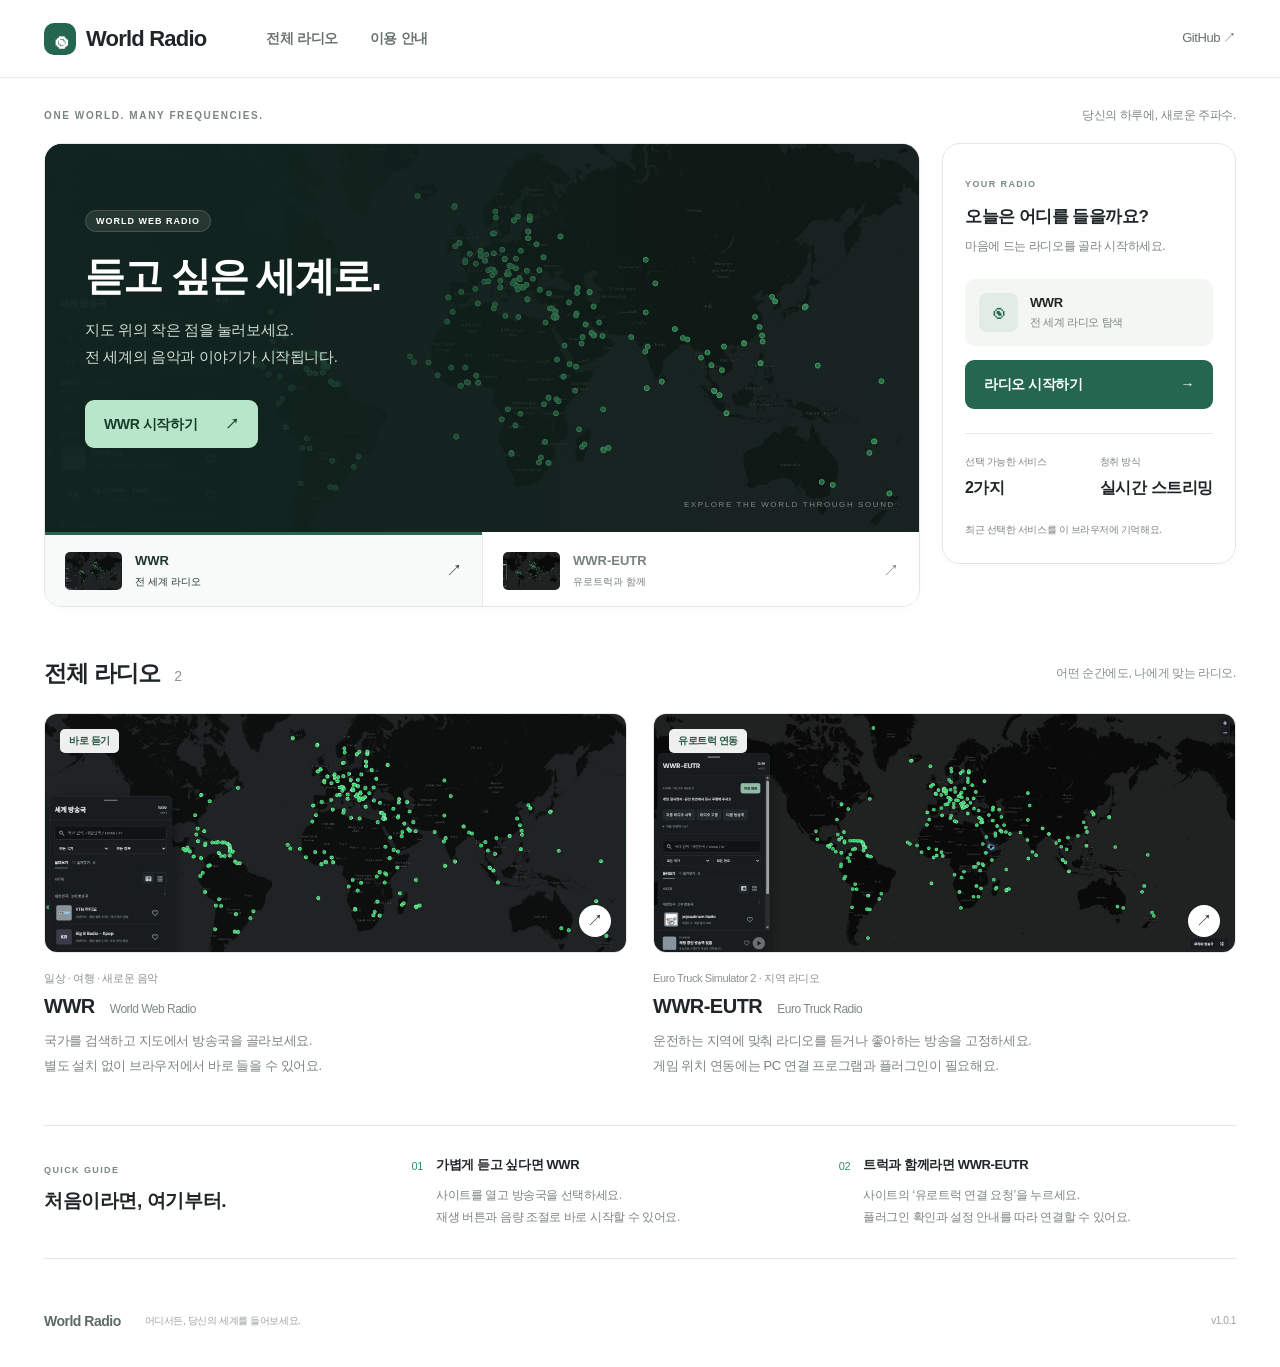
<file: index.html>
<!doctype html>
<html lang="ko"><head><meta charset="utf-8"><meta name="viewport" content="width=device-width,initial-scale=1"><meta name="description" content="World Radio에서 전 세계 라디오 WWR과 유로트럭 지역 라디오 WWR-EUTR을 만나보세요."><meta name="theme-color" content="#ffffff"><title>World Radio · 듣고 싶은 세계로</title><link rel="stylesheet" href="style.css?v=1.0.0"></head>
<body>
<header><div class="nav"><a class="brand" href="./"><span class="brand-mark" aria-hidden="true">◉</span>World Radio</a><nav aria-label="메인 메뉴"><a href="#services">전체 라디오</a><a href="#guide">이용 안내</a></nav><a class="source" href="https://github.com/SPPLZ" aria-label="개발자 GitHub">GitHub ↗</a></div></header>
<main>
<div class="opening"><p>ONE WORLD. MANY FREQUENCIES.</p><span>당신의 하루에, 새로운 주파수.</span></div>
<section class="featured" aria-label="추천 라디오">
<div class="showcase"><div class="hero"><img id="heroImage" src="wwr.png" alt="WWR 세계 지도와 방송국 화면"><div class="hero-shade"></div><div class="hero-copy"><span class="tag" id="heroTag">WORLD WEB RADIO</span><h1 id="heroTitle">듣고 싶은 세계로.</h1><p id="heroDescription">지도 위의 작은 점을 눌러보세요.<br>전 세계의 음악과 이야기가 시작됩니다.</p><a id="heroLink" class="primary" data-service="wwr" href="https://spplz.github.io/World-Radio/WWR/">WWR 시작하기 <span aria-hidden="true">↗</span></a></div><span class="hero-caption" id="heroCaption">EXPLORE THE WORLD THROUGH SOUND</span></div>
<div class="feature-switch" role="group" aria-label="추천 서비스 선택"><button class="selected" type="button" data-feature="wwr" aria-pressed="true"><img src="wwr.png" alt=""><span><strong>WWR</strong><small>전 세계 라디오</small></span><span class="switch-arrow" aria-hidden="true">↗</span></button><button type="button" data-feature="eutr" aria-pressed="false"><img src="eutr.png" alt=""><span><strong>WWR-EUTR</strong><small>유로트럭과 함께</small></span><span class="switch-arrow" aria-hidden="true">↗</span></button></div></div>
<aside class="resume"><div><span class="tiny-label">YOUR RADIO</span><h2 id="resumeTitle">오늘은 어디를 들을까요?</h2><p id="resumeHint">마음에 드는 라디오를 골라 시작하세요.</p></div><div class="resume-service"><span class="resume-icon" aria-hidden="true">◉</span><div><strong id="resumeName">WWR</strong><small id="resumeDetail">전 세계 라디오 탐색</small></div></div><a class="primary" id="resumeLink" data-service="wwr" href="https://spplz.github.io/World-Radio/WWR/">라디오 시작하기 <span aria-hidden="true">→</span></a><div class="resume-facts"><div><small>선택 가능한 서비스</small><strong>2가지</strong></div><div><small>청취 방식</small><strong>실시간 스트리밍</strong></div></div><p class="resume-note">최근 선택한 서비스를 이 브라우저에 기억해요.</p></aside>
</section>
<section id="services" class="services"><div class="section-title"><h2>전체 라디오 <span>2</span></h2><span class="section-note">어떤 순간에도, 나에게 맞는 라디오.</span></div><div class="cards">
<a class="service-card" data-service="wwr" href="https://spplz.github.io/World-Radio/WWR/"><div class="card-image"><img src="wwr.png" alt="세계 지도에서 방송국을 고르는 WWR 화면" loading="lazy"><span class="image-label">바로 듣기</span><span class="image-arrow" aria-hidden="true">↗</span></div><div class="card-meta">일상 · 여행 · 새로운 음악</div><h3>WWR <span>World Web Radio</span></h3><p>국가를 검색하고 지도에서 방송국을 골라보세요.<br>별도 설치 없이 브라우저에서 바로 들을 수 있어요.</p></a>
<a class="service-card" data-service="eutr" href="https://spplz.github.io/World-Radio/WWR-EUTR/"><div class="card-image"><img src="eutr.png" alt="유로트럭 연결 기능이 있는 WWR-EUTR 화면" loading="lazy"><span class="image-label">유로트럭 연동</span><span class="image-arrow" aria-hidden="true">↗</span></div><div class="card-meta">Euro Truck Simulator 2 · 지역 라디오</div><h3>WWR-EUTR <span>Euro Truck Radio</span></h3><p>운전하는 지역에 맞춰 라디오를 듣거나 좋아하는 방송을 고정하세요.<br>게임 위치 연동에는 PC 연결 프로그램과 플러그인이 필요해요.</p></a>
</div></section>
<section id="guide" class="guide"><div><span class="tiny-label">QUICK GUIDE</span><h2>처음이라면, 여기부터.</h2></div><div class="guide-item"><span>01</span><div><h3>가볍게 듣고 싶다면 WWR</h3><p>사이트를 열고 방송국을 선택하세요.<br>재생 버튼과 음량 조절로 바로 시작할 수 있어요.</p></div></div><div class="guide-item"><span>02</span><div><h3>트럭과 함께라면 WWR-EUTR</h3><p>사이트의 ‘유로트럭 연결 요청’을 누르세요.<br>플러그인 확인과 설정 안내를 따라 연결할 수 있어요.</p></div></div></section>
</main><footer><a class="brand" href="./">World Radio</a><p>어디서든, 당신의 세계를 들어보세요.</p><span>v1.0.1</span></footer><script src="app.js?v=1.0.0"></script></body></html>
</file>
<file: style.css>
*{box-sizing:border-box}html{scroll-behavior:smooth;scroll-padding-top:100px}body{margin:0;color:#202628;background:#fff;font-family:Inter,"Noto Sans KR",-apple-system,BlinkMacSystemFont,"Segoe UI",sans-serif;line-height:1.6;letter-spacing:-.025em}a{color:inherit;text-decoration:none}button{font:inherit}header{height:78px;border-bottom:1px solid #e8ebea;background:white}.nav{max-width:1240px;height:100%;margin:auto;display:flex;align-items:center;gap:60px;padding:0 24px}.brand{display:flex;align-items:center;gap:10px;font-size:22px;font-weight:750;letter-spacing:-.8px}.brand-mark{display:grid;place-items:center;background:#24664f;color:white;width:32px;height:32px;border-radius:10px;font-size:26px}nav{display:flex;gap:32px;font-size:14px;font-weight:600;color:#6a7471}nav a:hover,.source:hover{color:#24664f}.source{margin-left:auto;font-size:13px;color:#66716c}main{max-width:1240px;padding:0 24px;margin:auto}.opening{display:flex;justify-content:space-between;align-items:center;margin:28px 0 18px;color:#7b8580;font-size:12px}.opening p{font-size:10px;font-weight:700;letter-spacing:1.6px;margin:0}.featured{display:grid;grid-template-columns:minmax(0,1fr) 294px;gap:22px;align-items:start}.showcase{border:1px solid #e3e7e4;border-radius:18px;overflow:hidden;box-shadow:0 3px 7px #20352a05}.hero{position:relative;height:388px;overflow:hidden;background:#14241e;color:white}.hero>img{position:absolute;inset:0;width:100%;height:100%;object-fit:cover;object-position:70% 50%;opacity:.72}.hero-shade{position:absolute;inset:0;background:linear-gradient(90deg,#11241ff5 0%,#11241fe8 25%,#11241f48 77%)}.hero-copy{position:relative;padding:62px 40px;max-width:530px}.tag{background:#ffffff17;border:1px solid #ffffff25;padding:5px 10px;border-radius:20px;font-size:9px;font-weight:700;letter-spacing:1px}.hero h1{font-size:40px;line-height:1.2;letter-spacing:-1.8px;margin:20px 0 16px}.hero p{font-size:15px;color:#d1ddd6;line-height:1.8;margin:0 0 30px}.primary{display:flex;align-items:center;justify-content:space-between;gap:28px;background:#24664f;color:#fff;border-radius:9px;font-size:14px;font-weight:650;padding:13px 19px;transition:background .15s,transform .15s}.primary:hover{background:#194d3b;transform:translateY(-1px)}.hero .primary{display:inline-flex;background:#b8e6ca;color:#173d2b}.hero .primary:hover{background:#d3f1df}.hero-caption{position:absolute;right:24px;bottom:20px;letter-spacing:1.6px;font-size:8px;color:#ffffff73}.feature-switch{display:grid;grid-template-columns:1fr 1fr;background:#fff}.feature-switch button{position:relative;display:flex;align-items:center;gap:13px;text-align:left;background:white;border:0;border-top:3px solid transparent;padding:16px 20px;cursor:pointer;color:#78817d}.feature-switch button+button{border-left:1px solid #e5e9e7}.feature-switch button.selected{border-top-color:#24664f;background:#f7faf8;color:#20362b}.feature-switch img{width:57px;height:38px;border-radius:5px;object-fit:cover}.feature-switch strong{display:block;font-size:13px}.feature-switch small{display:block;font-size:10px;margin-top:2px}.switch-arrow{margin-left:auto}.resume{border:1px solid #e3e7e4;border-radius:18px;padding:25px 22px;box-shadow:0 3px 7px #20352a05}.tiny-label{font-size:9px;letter-spacing:1.4px;font-weight:700;color:#7c8981}.resume h2{font-size:17px;letter-spacing:-.5px;margin:8px 0 7px}.resume p{font-size:12px;color:#7b857e;margin:0}.resume-service{display:flex;gap:12px;align-items:center;background:#f4f6f4;border-radius:10px;padding:14px;margin:23px 0 14px}.resume-icon{background:#e1ece4;color:#24664f;border-radius:8px;width:39px;height:39px;display:grid;place-items:center;font-size:25px}.resume-service strong{font-size:13px;display:block}.resume-service small{display:block;font-size:11px;color:#7b857e}.resume-facts{border-top:1px solid #e5e9e7;margin-top:24px;padding-top:20px;display:flex;justify-content:space-between;gap:10px}.resume-facts small{font-size:10px;color:#7b857e;display:block}.resume-facts strong{font-size:16px;display:block;margin-top:5px}.resume .resume-note{font-size:10px;margin-top:22px}.services{margin-top:48px}.section-title{display:flex;justify-content:space-between;align-items:center;margin-bottom:21px}.section-title h2{font-size:23px;letter-spacing:-.8px;margin:0}.section-title h2 span{font-size:14px;font-weight:500;color:#8b9690;margin-left:8px}.section-note{font-size:12px;color:#839087}.cards{display:grid;grid-template-columns:1fr 1fr;gap:26px}.card-image{position:relative;height:240px;overflow:hidden;border-radius:13px;background:#1c2421;border:1px solid #e3e8e4}.card-image>img{width:100%;height:100%;object-fit:cover;transition:transform .3s}.service-card:hover .card-image>img{transform:scale(1.025)}.image-label{position:absolute;left:15px;top:15px;background:#ffffffee;border-radius:5px;color:#26573f;font-size:10px;font-weight:700;padding:4px 9px}.image-arrow{position:absolute;bottom:15px;right:15px;background:#fff;border-radius:50%;width:32px;height:32px;display:grid;place-items:center}.card-meta{font-size:11px;color:#8b938e;margin:17px 0 3px}.service-card h3{font-size:20px;margin:0 0 7px;letter-spacing:-.5px}.service-card h3 span{font-size:12px;font-weight:400;color:#7e8981;margin-left:10px}.service-card p{font-size:13px;color:#7a857d;margin:0;line-height:1.9}.guide{margin:46px 0 44px;padding:29px 0;border-top:1px solid #e5e9e7;border-bottom:1px solid #e5e9e7;display:grid;grid-template-columns:.85fr 1fr 1fr;gap:30px}.guide h2{font-size:19px;margin:6px 0}.guide-item{display:flex;gap:13px}.guide-item>span{font-size:11px;color:#329267;padding-top:3px}.guide h3{font-size:13px;margin:0 0 8px}.guide p{font-size:12px;color:#7a857d;margin:0;line-height:1.9}footer{max-width:1240px;padding:0 24px 28px;margin:auto;display:flex;align-items:center;gap:24px;color:#9aa39d;font-size:10px}footer .brand{font-size:14px;color:#5d6b62;letter-spacing:-.5px}footer>span{margin-left:auto}a:focus-visible,button:focus-visible{outline:3px solid #3c9471;outline-offset:4px}@media(max-width:1000px){.featured{grid-template-columns:1fr 260px;gap:16px}.hero-copy{padding:58px 28px}.hero h1{font-size:34px}.hero-caption{display:none}.card-image{height:210px}.guide{grid-template-columns:1fr 1fr}.guide>div:first-child{grid-column:1/-1}}@media(max-width:740px){header{height:68px}.nav{gap:24px;padding:0 20px}.brand{font-size:19px}nav{gap:20px;font-size:12px}.source{display:none}main{padding:0 20px}.opening{margin-top:22px}.opening>span{display:none}.featured{grid-template-columns:1fr}.hero{height:350px}.hero-copy{padding:47px 26px}.hero h1{font-size:35px}.hero p{font-size:13px}.feature-switch button{padding:13px 12px;gap:9px}.feature-switch img{width:42px;height:32px}.switch-arrow{display:none}.resume{padding:20px;display:grid;grid-template-columns:1fr 1fr;gap:15px;align-items:center}.resume>div:first-child{grid-column:1/-1}.resume h2{margin:3px 0}.resume-service{margin:0;padding:10px}.resume .primary{padding:12px;font-size:12px;gap:8px}.resume-facts,.resume .resume-note{display:none}.services{margin-top:34px}.section-note{display:none}.cards{grid-template-columns:1fr;gap:30px}.card-image{height:auto;aspect-ratio:1.9}.guide{grid-template-columns:1fr;margin:34px 0 26px;gap:24px}.guide>div:first-child{grid-column:auto}footer{padding:0 20px 24px;flex-wrap:wrap;gap:10px}footer p{display:none}.service-card p br{display:none}}@media(prefers-reduced-motion:reduce){html{scroll-behavior:auto}*{transition:none!important}}
</file>
